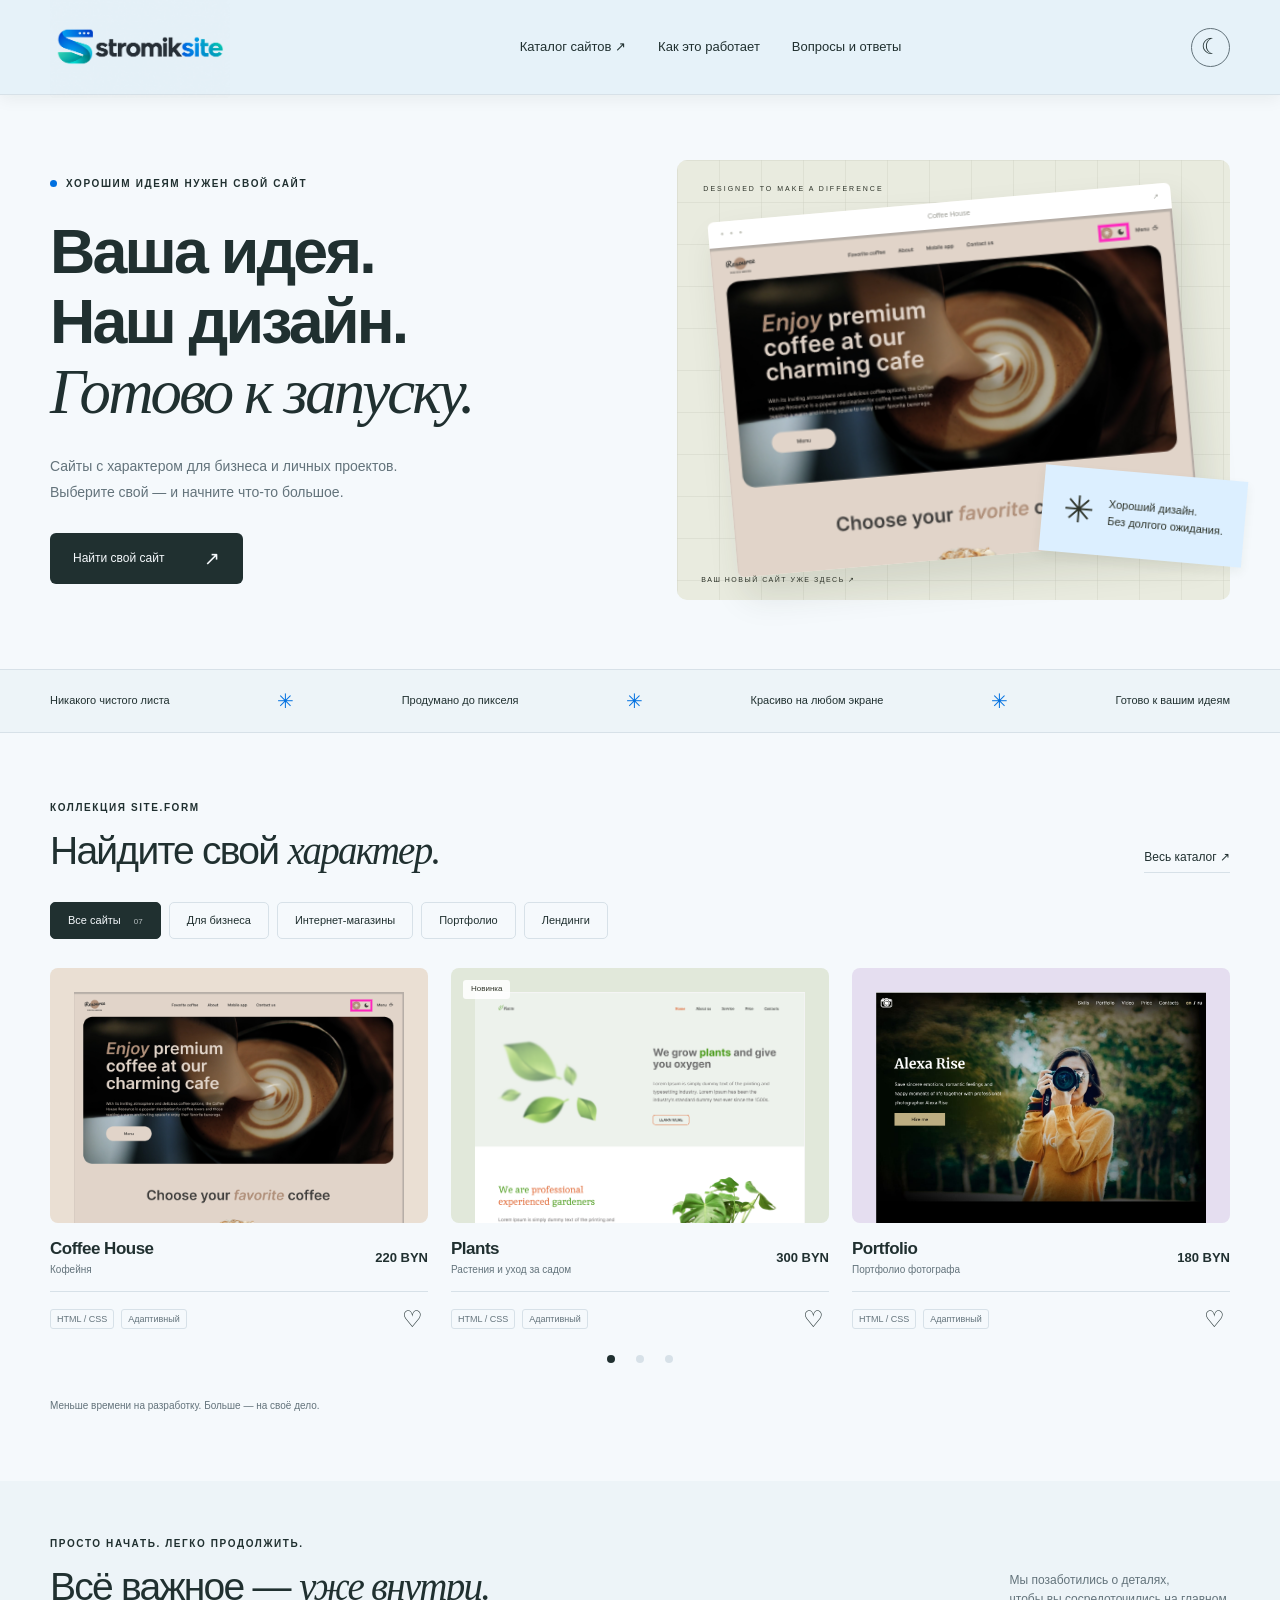
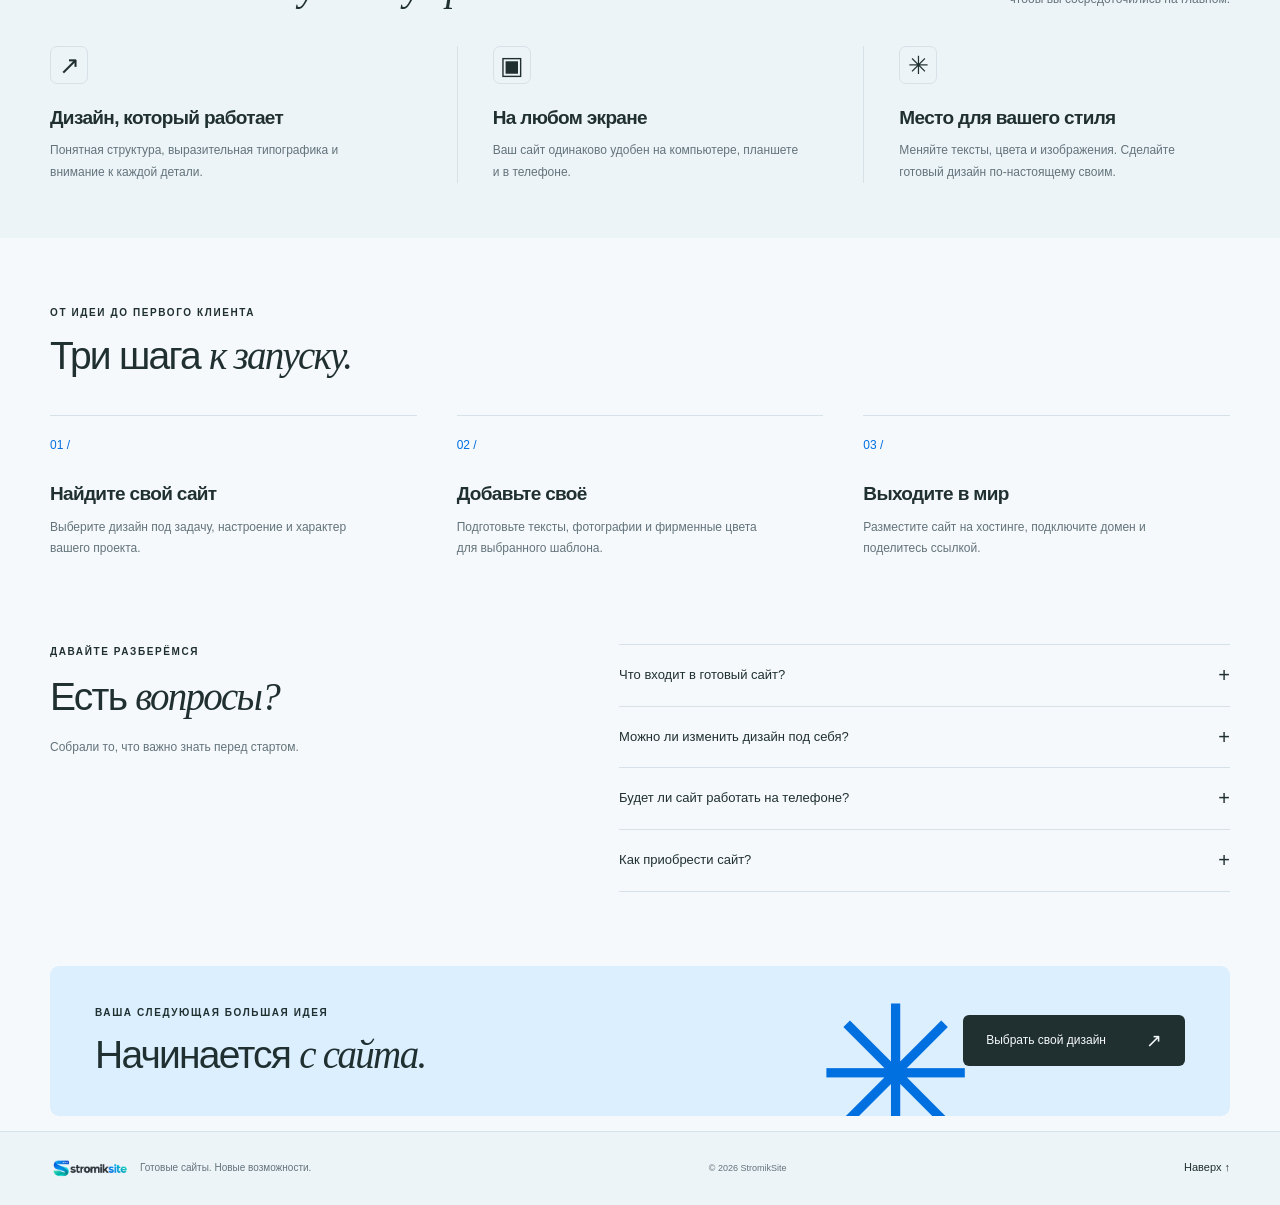
<file: index.html>
<!doctype html>
<html lang="ru">
<head>
    <meta charset="UTF-8">
    <meta name="viewport" content="width=device-width, initial-scale=1.0">
    <meta name="description" content="Готовые сайты с характером для бизнеса и личных проектов.">
    <title>StromikSite — сайты для ваших идей</title>
    <link rel="icon" type="image/png" href="assets/favicon/favicon.png">
    <script>try {
        document.documentElement.dataset.theme = localStorage.getItem('siteform-theme') || 'light'
    } catch (e) {
    }</script>
    <link rel="stylesheet" href="style.css">
    <script src="script.js" defer></script>
</head>
<body>
<header class="header">
    <div class="container header-inner">
        <a class="logo" href="index.html" aria-label="site.form — главная"><img class="logo-image" src="assets/logo/logo2.png" alt="site.form" width="2048" height="683"></a>
        <nav class="nav" id="primary-nav" aria-label="Основная навигация"><a href="catalog.html">Каталог сайтов ↗</a><a
                href="index.html#how">Как это работает</a><a href="index.html#faq">Вопросы и ответы</a></nav>
        <div class="header-actions">
            <button class="menu-toggle" type="button" aria-label="Открыть меню" aria-expanded="false" aria-controls="primary-nav">☰</button>
            <button class="theme-toggle" aria-label="Включить тёмную тему">☾</button>
        </div>
    </div>
</header>
<main>
    <section class="hero container">
        <div class="hero-copy"><p class="eyebrow"><span class="status-dot"></span> ХОРОШИМ ИДЕЯМ НУЖЕН СВОЙ САЙТ</p>
            <h1>Ваша идея.<br>Наш дизайн.<br><span class="serif">Готово к запуску.</span></h1>
            <p class="hero-description">Сайты с характером для бизнеса и личных проектов.<br>Выберите свой — и начните
                что-то большое.</p><a class="button button-dark" href="catalog.html">Найти свой сайт <span>↗</span></a>
        </div>
        <div class="hero-art">
            <div class="art-grid"></div>
            <span class="art-label">DESIGNED TO MAKE A DIFFERENCE</span>
            <div class="hero-browser">
                <div class="browser-bar"><span>● ● ●</span><span>Coffee House</span><span>↗</span></div>
                <img class="hero-site-preview" src="assets/CoffeHouse1.png" alt="Пример сайта Coffee House" fetchpriority="high">
            </div>
            <div class="floating-label"><span>✳</span> Хороший дизайн.<br>Без долгого ожидания.</div>
            <span class="art-caption">ВАШ НОВЫЙ САЙТ УЖЕ ЗДЕСЬ ↗</span></div>
    </section>
    <div class="benefit-strip">
        <div class="container">
            <span>Никакого чистого листа</span><i>✳</i><span>Продумано до пикселя</span><i>✳</i><span>Красиво на любом экране</span><i>✳</i><span>Готово к вашим идеям</span>
        </div>
    </div>
    <section class="section container" id="featured">
        <div class="section-heading">
            <div><p class="eyebrow">КОЛЛЕКЦИЯ SITE.FORM</p>
                <h2>Найдите свой <em>характер.</em></h2></div>
            <a class="text-link" href="catalog.html">Весь каталог ↗</a></div>
        <div class="category-tabs" aria-label="Категории подборки">
            <button class="active" data-category="all" aria-pressed="true">Все сайты <span>07</span></button>
            <button data-category="business" aria-pressed="false">Для бизнеса</button>
            <button data-category="shop" aria-pressed="false">Интернет-магазины</button>
            <button data-category="portfolio" aria-pressed="false">Портфолио</button>
            <button data-category="landing" aria-pressed="false">Лендинги</button>
        </div>
        <div class="product-grid" id="products"></div>
        <div class="product-dots" id="product-dots" aria-label="Страницы каталога"></div>
        <noscript>Для интерактивной подборки включите JavaScript.</noscript>
        <div class="collection-note"><span>Меньше времени на разработку. Больше — на своё дело.</span></div>
    </section>
    <section class="why-section">
        <div class="container">
            <div class="section-heading">
                <div><p class="eyebrow">ПРОСТО НАЧАТЬ. ЛЕГКО ПРОДОЛЖИТЬ.</p>
                    <h2>Всё важное — <em>уже внутри.</em></h2></div>
                <p class="section-description">Мы позаботились о деталях,<br>чтобы вы сосредоточились на главном.</p>
            </div>
            <div class="features">
                <article><span class="feature-icon">↗</span>
                    <h3>Дизайн, который работает</h3>
                    <p>Понятная структура, выразительная типографика и внимание к каждой детали.</p></article>
                <article><span class="feature-icon">▣</span>
                    <h3>На любом экране</h3>
                    <p>Ваш сайт одинаково удобен на компьютере, планшете и в телефоне.</p></article>
                <article><span class="feature-icon">✳</span>
                    <h3>Место для вашего стиля</h3>
                    <p>Меняйте тексты, цвета и изображения. Сделайте готовый дизайн по-настоящему своим.</p></article>
            </div>
        </div>
    </section>
    <section class="section container" id="how">
        <div class="section-heading">
            <div><p class="eyebrow">ОТ ИДЕИ ДО ПЕРВОГО КЛИЕНТА</p>
                <h2>Три шага <em>к запуску.</em></h2></div>
        </div>
        <div class="steps">
            <article><span>01 /</span>
                <h3>Найдите свой сайт</h3>
                <p>Выберите дизайн под задачу, настроение и характер вашего проекта.</p></article>
            <article><span>02 /</span>
                <h3>Добавьте своё</h3>
                <p>Подготовьте тексты, фотографии и фирменные цвета для выбранного шаблона.</p></article>
            <article><span>03 /</span>
                <h3>Выходите в мир</h3>
                <p>Разместите сайт на хостинге, подключите домен и поделитесь ссылкой.</p></article>
        </div>
    </section>
    <section class="faq-section container" id="faq">
        <div><p class="eyebrow">ДАВАЙТЕ РАЗБЕРЁМСЯ</p>
            <h2>Есть <em>вопросы?</em></h2>
            <p class="muted">Собрали то, что важно знать перед стартом.</p></div>
        <div class="faq-list">
            <details>
                <summary>Что входит в готовый сайт?<span>+</span></summary>
                <p>HTML, CSS и JavaScript выбранного шаблона: адаптивная вёрстка и готовые интерфейсные элементы. Домен,
                    хостинг и серверная часть приобретаются и настраиваются отдельно.</p></details>
            <details>
                <summary>Можно ли изменить дизайн под себя?<span>+</span></summary>
                <p>Да. Вы можете заменить тексты и изображения, настроить цвета и шрифты в исходном коде. Для
                    редактирования понадобятся базовые знания HTML и CSS.</p></details>
            <details>
                <summary>Будет ли сайт работать на телефоне?<span>+</span></summary>
                <p>Да, шаблоны адаптированы для мобильных устройств, планшетов и компьютеров, начиная с ширины экрана
                    380 пикселей.</p></details>
            <details>
                <summary>Как приобрести сайт?<span>+</span></summary>
                <p>Это учебный магазин: в каталоге можно посмотреть характеристики и добавить сайты в избранное.
                    Настоящие заказы и платежи здесь не принимаются.</p></details>
        </div>
    </section>
    <section class="container">
        <div class="cta-banner">
            <div><p class="eyebrow">ВАША СЛЕДУЮЩАЯ БОЛЬШАЯ ИДЕЯ</p>
                <h2>Начинается <em>с сайта.</em></h2></div>
            <a class="button button-dark" href="catalog.html">Выбрать свой дизайн <span>↗</span></a><span
                class="cta-star" aria-hidden="true">✳</span></div>
    </section>
</main>
<footer class="footer">
    <div class="container footer-inner">
        <div class="footer-brand"><a class="footer-logo" href="index.html"><img class="footer-logo-image" src="assets/logo/logo2-transparent.png" alt="site.form" width="56" height="32"></a>
            <p>Готовые сайты. Новые возможности.</p></div>
        <div class="footer-meta"><span>© 2026 StromikSite</span></div>
        <a class="back-top" href="#">Наверх ↑</a>
    </div>
</footer>
<dialog id="product-dialog" aria-labelledby="dialog-title"></dialog>
<div class="toast" role="status"></div>
</body>
</html>
</file>
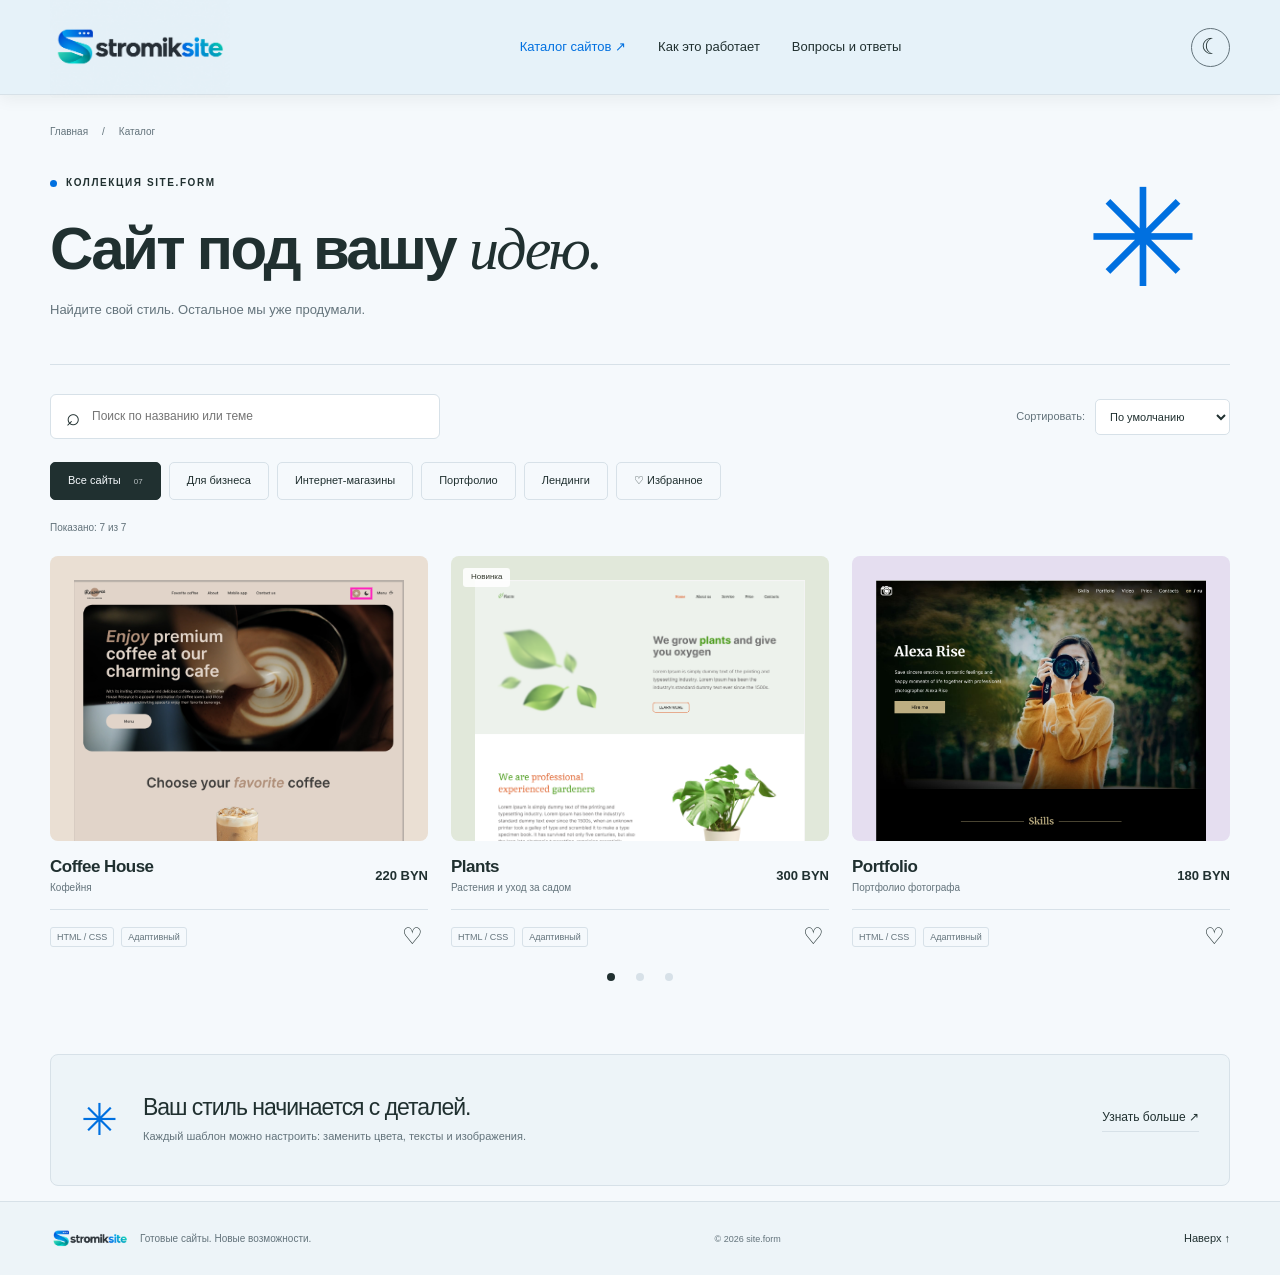
<file: catalog.html>
<!doctype html>
<html lang="ru">
<head>
    <meta charset="UTF-8">
    <meta name="viewport" content="width=device-width, initial-scale=1.0">
    <meta name="description" content="Каталог готовых сайтов: бизнес, интернет-магазины, портфолио и лендинги.">
    <title>Каталог сайтов — site.form</title>
    <link rel="icon" type="image/png" href="assets/favicon/favicon.png">
    <script>try {
        document.documentElement.dataset.theme = localStorage.getItem('siteform-theme') || 'light'
    } catch (e) {
    }</script>
    <link rel="stylesheet" href="style.css">
    <script src="script.js" defer></script>
</head>
<body>
<header class="header">
    <div class="container header-inner"><a class="logo" href="index.html" aria-label="site.form — главная"><img class="logo-image" src="assets/logo/logo2.png" alt="site.form" width="2048" height="683"></a>
        <nav class="nav" id="primary-nav" aria-label="Основная навигация"><a href="catalog.html" aria-current="page">Каталог сайтов ↗</a><a
                href="index.html#how">Как это работает</a><a href="index.html#faq">Вопросы и ответы</a></nav>
        <div class="header-actions">
            <button class="menu-toggle" type="button" aria-label="Открыть меню" aria-expanded="false" aria-controls="primary-nav">☰</button>
            <button class="theme-toggle" aria-label="Включить тёмную тему">☾</button>
        </div>
    </div>
</header>
<main class="container catalog-main">
    <div class="breadcrumbs"><a href="index.html">Главная</a><span>/</span><span>Каталог</span></div>
    <section aria-labelledby="catalog-title">
        <div class="catalog-intro"><p class="eyebrow"><span class="status-dot"></span> КОЛЛЕКЦИЯ SITE.FORM</p>
            <h1 id="catalog-title">Сайт под вашу <em>идею.</em></h1>
            <p>Найдите свой стиль. Остальное мы уже продумали.</p><span class="catalog-star" aria-hidden="true">✳</span>
        </div>
        <div class="catalog-tools"><label class="search-field"><span aria-hidden="true">⌕</span><input id="search"
                                                                                                       type="search"
                                                                                                       placeholder="Поиск по названию или теме"
                                                                                                       aria-label="Поиск сайтов"></label><label
                class="sort-field">Сортировать: <select id="sort">
            <option value="default">По умолчанию</option>
            <option value="price-asc">Сначала дешевле</option>
            <option value="price-desc">Сначала дороже</option>
            <option value="name">По названию</option>
        </select></label></div>
        <div class="category-tabs" aria-label="Категории каталога">
            <button class="active" data-category="all" aria-pressed="true">Все сайты <span>07</span></button>
            <button data-category="business" aria-pressed="false">Для бизнеса</button>
            <button data-category="shop" aria-pressed="false">Интернет-магазины</button>
            <button data-category="portfolio" aria-pressed="false">Портфолио</button>
            <button data-category="landing" aria-pressed="false">Лендинги</button>
            <button data-category="favorites" aria-pressed="false">♡ Избранное</button>
        </div>
        <p id="result-count" class="result-count" role="status"></p>
        <div class="product-grid" id="products"></div>
        <div class="product-dots" id="product-dots" aria-label="Страницы каталога"></div>
        <noscript>Для просмотра интерактивного каталога включите JavaScript.</noscript>
        <div class="empty-state" hidden><span>↗</span>
            <h2>Пока ничего нет</h2>
            <p>Попробуйте другую категорию или измените поисковый запрос.</p>
            <button class="button button-dark" id="reset-filters">Сбросить фильтры</button>
        </div>
    </section>
    <aside class="catalog-note"><span>✳</span>
        <div><h2>Ваш стиль начинается с деталей.</h2>
            <p>Каждый шаблон можно настроить: заменить цвета, тексты и изображения.</p></div>
        <a href="index.html#faq" class="text-link">Узнать больше ↗</a></aside>
</main>
<footer class="footer">
    <div class="container footer-inner">
        <div class="footer-brand"><a class="footer-logo" href="index.html"><img class="footer-logo-image" src="assets/logo/logo2-transparent.png" alt="site.form" width="56" height="32"></a>
            <p>Готовые сайты. Новые возможности.</p></div>
        <div class="footer-meta"><span>© 2026 site.form</span></div>
        <a class="back-top" href="#">Наверх ↑</a>
    </div>
</footer>
<dialog id="product-dialog" aria-labelledby="dialog-title"></dialog>
<div class="toast" role="status"></div>
</body>
</html>
</file>
<file: style.css>
@charset "UTF-8";

:root {
  --bg:#f5f9fc;
  --surface:#fff;
  --ink:#203030;
  --muted:#63737b;
  --line:#d7e1e8;
  --soft:#edf4f8;
  --accent:#dcefff;
  --header-bg:#e6f2f9;
  --brand:#0070e0;
  --brand-strong:#005dbb;
  color-scheme: light;
}

:root[data-theme=dark] {
  --bg:#141d22;
  --surface:#1e2a31;
  --ink:#edf5f7;
  --muted:#a5b5bc;
  --line:#394850;
  --soft:#202d34;
  --accent:#194267;
  --header-bg:#152b39;
  --brand:#42a5ff;
  --brand-strong:#70baff;
  color-scheme: dark;
}

* {
  box-sizing: border-box;
}

html {
  scroll-behavior: smooth;
  scroll-padding-top: 30px;
}

body {
  margin: 0;
  background: var(--bg);
  color: var(--ink);
  font-family: "Golos Text", Arial, sans-serif;
  font-size: 14px;
  line-height: 1.6;
}

button, input, select {
  font: inherit;
}

a {
  color: inherit;
  text-decoration: none;
}

button {
  cursor: pointer;
  color: inherit;
}

button:focus-visible, a:focus-visible, summary:focus-visible, input:focus-visible, select:focus-visible {
  outline: 3px solid var(--brand);
  outline-offset: 4px;
}

h1, h2, h3, p {
  margin-top: 0;
}

h1, h2, h3 {
  line-height: 1.12;
  letter-spacing: -0.045em;
}

h1 {
  font-size: clamp(48px, 4.9vw, 72px);
  font-weight: 550;
  margin-bottom: 25px;
}

h2 {
  font-size: 39px;
  font-weight: 500;
  margin-bottom: 0;
}

h3 {
  font-size: 19px;
  font-weight: 550;
  letter-spacing: -0.035em;
}

em, .serif {
  font-family: Georgia, "Times New Roman", serif;
  font-weight: 400;
  font-style: italic;
}

a, button {
  transition: background 0.2s, color 0.2s, transform 0.2s;
}

a:hover {
  color: var(--brand);
}

.container {
  width: min(1280px, 100% - 100px);
  margin-inline: auto;
}

/* Navigation */
.header {
  background: var(--header-bg);
  border-bottom: 1px solid var(--line);
  box-shadow: 0 4px 16px rgba(25, 35, 20, 0.06);
}

.header-inner {
  height: 94px;
  display: flex;
  align-items: center;
  justify-content: space-between;
  gap: 30px;
}

.logo {
  font-size: 29px;
  font-weight: 750;
  letter-spacing: -1.6px;
  display: inline-flex;
  align-items: center;
  line-height: 1;
  flex-shrink: 0;
}

.logo-image {
  display: block;
  width: 180px;
  height: auto;
  object-fit: contain;
  border-radius: 4px;
}

.header .logo-image {
  mix-blend-mode: multiply;
}

:root[data-theme=dark] .header .logo-image {
  filter: brightness(1.7) saturate(1.1);
  mix-blend-mode: screen;
}

.logo-dot {
  color: var(--brand);
}

.logo-star {
  color: var(--brand);
  font-size: 33px;
  margin-left: 10px;
}

.nav {
  display: flex;
  gap: 32px;
  font-size: 13px;
}

.nav a[aria-current] {
  color: var(--brand);
}

.header-actions {
  display: flex;
  gap: 19px;
  align-items: center;
}

.theme-toggle, .menu-toggle {
  border: 1px solid var(--line);
  width: 39px;
  height: 39px;
  border-radius: 50%;
  background: transparent;
  font-size: 22px;
  display: grid;
  place-content: center;
}

.theme-toggle {
  border-color: var(--muted);
}

.theme-toggle:hover {
  border-color: var(--ink);
}

.header-cta {
  font-size: 12px;
  border-bottom: 1px solid var(--ink);
  padding-block: 5px;
}

.menu-toggle {
  display: none;
}

/* Intro and CSS architectural illustration */
.hero {
  display: grid;
  grid-template-columns: 1.07fr 1fr;
  gap: 36px;
  align-items: center;
  padding-block: 65px 69px;
}

.eyebrow {
  font-size: 10px;
  letter-spacing: 1.6px;
  font-weight: 550;
  margin-bottom: 24px;
  display: flex;
  align-items: center;
  gap: 9px;
}

.status-dot {
  height: 7px;
  width: 7px;
  background: var(--brand);
  border-radius: 50%;
  display: inline-block;
}

.hero h1 .serif {
  white-space: nowrap;
}

.hero-description {
  color: var(--muted);
  font-size: 14px;
  line-height: 1.9;
  margin-bottom: 27px;
}

.button {
  border: 0;
  border-radius: 6px;
  padding: 16px 23px;
  display: inline-flex;
  gap: 40px;
  align-items: center;
  justify-content: center;
  font-size: 12px;
  font-weight: 500;
}

.button-dark {
  background: var(--ink);
  color: var(--bg);
}

.button-dark:hover {
  background: var(--brand-strong);
  color: white;
  transform: translateY(-2px);
}

.button span {
  font-size: 19px;
  line-height: 1;
}

.hero-note {
  display: flex;
  align-items: center;
  gap: 12px;
  color: var(--muted);
  font-size: 10px;
  margin-top: 30px;
}

.tiny-stack {
  display: flex;
  padding-left: 5px;
}

.tiny-stack i {
  font-style: normal;
  margin-left: -5px;
  border: 2px solid var(--bg);
  width: 27px;
  height: 27px;
  border-radius: 50%;
  background: #d9dfca;
  color: #48523c;
  display: grid;
  place-content: center;
  font-size: 9px;
}

.tiny-stack i:nth-child(2) {
  background: #ddd0bf;
}

.tiny-stack i:nth-child(3) {
  background: #b8c4b1;
}

.hero-art {
  height: 440px;
  background: #e9ebdf;
  border-radius: 10px;
  position: relative;
  display: flex;
  align-items: center;
  justify-content: center;
  color: #2c3228;
  isolation: isolate;
}

.art-grid {
  position: absolute;
  inset: 0;
  background-image: linear-gradient(rgba(201, 204, 190, 0.3333333333) 1px, transparent 1px), linear-gradient(90deg, rgba(201, 204, 190, 0.3333333333) 1px, transparent 1px);
  background-size: 42px 42px;
  z-index: -1;
  border-radius: 10px;
}

.art-label {
  position: absolute;
  left: 26px;
  top: 23px;
  letter-spacing: 2px;
  font-size: 7px;
}

.hero-browser {
  width: 84%;
  background: #f4f1e9;
  transform: rotate(-5deg);
  border-radius: 6px;
  box-shadow: 8px 20px 35px rgba(51, 57, 35, 0.1254901961);
  overflow: hidden;
}

.browser-bar {
  height: 26px;
  background: #fff;
  display: flex;
  justify-content: space-between;
  align-items: center;
  padding: 0 12px;
  font-size: 7px;
  color: #989991;
}

.browser-bar > span:first-child {
  font-size: 6px;
  letter-spacing: 2px;
  color: #c6c7bf;
}

.floating-label {
  position: absolute;
  bottom: 42px;
  right: -15px;
  background: var(--accent);
  padding: 15px 21px;
  display: flex;
  gap: 14px;
  align-items: center;
  font-size: 11px;
  line-height: 1.5;
  transform: rotate(5deg);
  box-shadow: 0 5px 10px rgba(52, 59, 36, 0.062745098);
}

.floating-label > span {
  font-size: 37px;
}

.art-caption {
  font-size: 7px;
  letter-spacing: 1.5px;
  position: absolute;
  bottom: 15px;
  left: 24px;
}

.benefit-strip {
  background: var(--soft);
  border-block: 1px solid var(--line);
}

.benefit-strip .container {
  min-height: 62px;
  display: flex;
  justify-content: space-between;
  align-items: center;
  gap: 20px;
  font-size: 11px;
}

.benefit-strip i {
  font-size: 20px;
  font-style: normal;
  color: var(--brand);
}

/* Collection and template previews */
.section {
  padding-block: 67px;
}

.section-heading {
  display: flex;
  justify-content: space-between;
  align-items: flex-end;
  gap: 25px;
  margin-bottom: 29px;
}

.section-heading .eyebrow {
  margin-bottom: 13px;
}

.text-link {
  font-size: 12px;
  border-bottom: 1px solid var(--line);
  padding-bottom: 4px;
  white-space: nowrap;
}

.category-tabs {
  display: flex;
  gap: 8px;
  flex-wrap: wrap;
  margin-bottom: 29px;
}

.category-tabs button {
  background: transparent;
  border: 1px solid var(--line);
  border-radius: 5px;
  padding: 9px 17px;
  font-size: 11px;
  white-space: nowrap;
}

.category-tabs button:hover {
  border-color: var(--brand);
  background: var(--soft);
}

.category-tabs button.active {
  background: var(--ink);
  color: var(--bg);
  border-color: var(--ink);
}

.category-tabs button span {
  font-size: 8px;
  opacity: 0.7;
  margin-left: 10px;
}

.product-grid {
  display: grid;
  grid-auto-flow: column;
  grid-auto-columns: calc((100% - 46px) / 3);
  gap: 30px 23px;
  overflow-x: auto;
  overflow-y: hidden;
  scroll-snap-type: x mandatory;
  scrollbar-width: none;
}

.product-grid::-webkit-scrollbar {
  display: none;
}

.product-card {
  min-width: 0;
  scroll-snap-align: start;
}

.product-dots {
  display: flex;
  justify-content: center;
  gap: 5px;
  margin-top: 12px;
}

.product-dots[hidden] {
  display: none;
}

.product-dots button {
  display: grid;
  place-items: center;
  width: 24px;
  height: 24px;
  padding: 0;
  border: 0;
  background: transparent;
}

.product-dots button::before {
  content: "";
  width: 8px;
  height: 8px;
  border-radius: 50%;
  background: var(--line);
}

.product-dots button[aria-current=page]::before {
  background: var(--ink);
}

.preview-button {
  position: relative;
  width: 100%;
  padding: 24px 24px 0;
  height: 255px;
  border: none;
  border-radius: 8px;
  overflow: hidden;
  display: block;
  text-align: left;
  background: #e8e9e0;
}

.preview-button:hover .site-preview {
  transform: translateY(-6px);
}

.site-preview {
  display: block;
  width: 100%;
  height: 100%;
  object-fit: cover;
  object-position: top;
  transition: transform 0.25s;
}

.hero-site-preview {
  display: block;
  width: 100%;
  height: 330px;
  object-fit: cover;
  object-position: top;
}

.preview-button:after {
  content: "Посмотреть сайт ↗";
  position: absolute;
  inset: auto 18px 14px auto;
  background: rgba(255, 255, 255, 0.9294117647);
  border-radius: 5px;
  padding: 8px 12px;
  font-size: 10px;
  color: #252923;
  opacity: 0;
  transform: translateY(4px);
  transition: 0.2s;
}

.preview-button:hover:after, .preview-button:focus-visible:after {
  opacity: 1;
  transform: none;
}

.badge {
  position: absolute;
  z-index: 2;
  top: 12px;
  left: 12px;
  padding: 3px 8px;
  background: rgba(255, 255, 255, 0.8745098039);
  border-radius: 3px;
  font-size: 8px;
  color: #34392d;
}

.preview-botanica {
  background: #e1e8da;
}

.preview-mono {
  background: #e5def0;
}

.preview-brew {
  background: #eadfd3;
}

.product-meta {
  display: flex;
  justify-content: space-between;
  gap: 12px;
  align-items: center;
  margin-top: 16px;
}

.product-name {
  font-size: 17px;
  font-weight: 550;
  letter-spacing: -0.5px;
  margin-bottom: 4px;
}

.product-category {
  color: var(--muted);
  font-size: 10px;
  margin: 0;
}

.price {
  white-space: nowrap;
  font-size: 13px;
  font-weight: 550;
}

.product-bottom {
  display: flex;
  align-items: center;
  justify-content: space-between;
  margin-top: 13px;
  padding-top: 11px;
  border-top: 1px solid var(--line);
}

.product-tags {
  font-size: 9px;
  color: var(--muted);
  display: flex;
  gap: 7px;
}

.product-tags span {
  border: 1px solid var(--line);
  border-radius: 3px;
  padding: 2px 6px;
}

.favorite {
  border: 0;
  background: none;
  font-size: 23px;
  line-height: 1;
  width: 32px;
  height: 32px;
}

.favorite[aria-pressed=true] {
  color: var(--brand);
}

.collection-note {
  display: flex;
  justify-content: space-between;
  margin-top: 27px;
  font-size: 10px;
  color: var(--muted);
}

.collection-note a {
  color: var(--ink);
}

/* Content sections */
.why-section {
  background: var(--soft);
  padding-block: 55px;
}

.section-description {
  font-size: 12px;
  color: var(--muted);
  margin: 0;
}

.features, .steps {
  display: grid;
  grid-template-columns: repeat(3, 1fr);
  gap: 40px;
}

.features {
  margin-top: 37px;
}

.features article + article {
  border-left: 1px solid var(--line);
  padding-left: 35px;
}

.feature-icon {
  display: grid;
  place-content: center;
  width: 38px;
  height: 38px;
  border: 1px solid var(--line);
  border-radius: 7px;
  font-size: 25px;
  margin-bottom: 23px;
}

.features h3, .steps h3 {
  margin-bottom: 12px;
}

.features p, .steps p {
  color: var(--muted);
  font-size: 12px;
  line-height: 1.8;
  max-width: 310px;
  margin-bottom: 0;
}

.steps {
  margin-top: 37px;
}

.steps article {
  border-top: 1px solid var(--line);
  padding-top: 20px;
}

.steps article > span {
  color: var(--brand);
  font-size: 12px;
  display: block;
  margin-bottom: 28px;
}

.faq-section {
  display: grid;
  grid-template-columns: 1fr 1.2fr;
  gap: 60px;
  padding-block: 17px 74px;
}

.faq-section .eyebrow {
  margin-bottom: 15px;
}

.muted {
  color: var(--muted);
  font-size: 12px;
  margin-top: 20px;
}

.faq-list details {
  border-bottom: 1px solid var(--line);
}

.faq-list details:first-child {
  border-top: 1px solid var(--line);
}

summary {
  list-style: none;
  padding: 20px 0;
  cursor: pointer;
  display: flex;
  justify-content: space-between;
  gap: 20px;
  font-size: 13px;
}

summary::-webkit-details-marker {
  display: none;
}

summary > span {
  font-size: 20px;
  line-height: 1;
}

details[open] summary > span {
  transform: rotate(45deg);
}

details p {
  color: var(--muted);
  font-size: 12px;
  max-width: 95%;
  line-height: 1.9;
}

.cta-banner {
  background: var(--accent);
  color: var(--ink);
  border-radius: 9px;
  padding: 39px 45px;
  display: flex;
  align-items: center;
  justify-content: space-between;
  gap: 30px;
  position: relative;
  overflow: hidden;
}

.cta-banner .eyebrow {
  margin-bottom: 12px;
}

.cta-banner .button {
  background: var(--ink);
  color: var(--bg);
  z-index: 1;
}

.cta-star {
  position: absolute;
  right: 255px;
  bottom: -55px;
  color: var(--brand);
  font-size: 190px;
  line-height: 1;
  pointer-events: none;
}

.cta-banner > div {
  z-index: 1;
}

.footer {
  width: 100%;
  margin-top: 15px;
  padding-block: 14px;
  background: var(--soft);
  border-top: 1px solid var(--line);
}

.footer-inner {
  display: flex;
  justify-content: space-between;
  gap: 20px;
  align-items: center;
}

.footer-brand {
  display: flex;
  align-items: center;
  gap: 10px;
  flex-shrink: 0;
}

.footer-logo-image {
  display: block;
  width: 80px;
  height: auto;
  object-fit: contain;
}

.footer-brand p {
  font-size: 10px;
  color: var(--muted);
  margin: 0;
}

.footer-meta {
  display: flex;
  align-items: center;
  justify-content: flex-end;
  flex-wrap: wrap;
  gap: 8px 16px;
  font-size: 9px;
  color: var(--muted);
}

.back-top {
  font-size: 11px;
  flex-shrink: 0;
}

/* Catalog and dialog */
.breadcrumbs {
  display: flex;
  gap: 14px;
  font-size: 10px;
  color: var(--muted);
  margin: 29px 0 35px;
}

.catalog-intro {
  position: relative;
  padding-bottom: 30px;
  border-bottom: 1px solid var(--line);
  margin-bottom: 29px;
}

.catalog-intro h1 {
  font-size: 60px;
  margin-bottom: 17px;
}

.catalog-intro p:last-of-type {
  color: var(--muted);
  font-size: 13px;
}

.catalog-star {
  position: absolute;
  right: 30px;
  top: -17px;
  font-size: 136px;
  line-height: 1.2;
  color: var(--brand);
}

.catalog-tools {
  display: flex;
  justify-content: space-between;
  gap: 20px;
  margin-bottom: 23px;
}

.search-field {
  display: flex;
  align-items: center;
  gap: 12px;
  border: 1px solid var(--line);
  border-radius: 6px;
  padding: 8px 15px;
  width: 390px;
  background: var(--surface);
}

.search-field > span {
  font-size: 24px;
  line-height: 1;
}

.search-field input {
  background: transparent;
  border: 0;
  min-width: 0;
  width: 100%;
  font-size: 12px;
  color: var(--ink);
  padding: 4px 0;
}

.sort-field {
  display: flex;
  align-items: center;
  gap: 10px;
  font-size: 11px;
  color: var(--muted);
}

select {
  padding: 10px;
  background: var(--surface);
  border: 1px solid var(--line);
  border-radius: 5px;
  color: var(--ink);
  font-size: 11px;
}

.result-count {
  color: var(--muted);
  font-size: 10px;
  margin-top: -9px;
  margin-bottom: 20px;
}

.catalog-main .preview-button {
  height: 285px;
}

.catalog-note {
  margin-top: 65px;
  background: var(--soft);
  border: 1px solid var(--line);
  border-radius: 8px;
  padding: 30px;
  display: flex;
  align-items: center;
  gap: 25px;
}

.catalog-note > span {
  font-size: 44px;
  color: var(--brand);
}

.catalog-note h2 {
  font-size: 23px;
  margin-bottom: 7px;
}

.catalog-note p {
  font-size: 11px;
  color: var(--muted);
  margin: 0;
}

.catalog-note > a {
  margin-left: auto;
}

.empty-state {
  text-align: center;
  padding: 45px 15px;
}

.empty-state > span {
  font-size: 40px;
  color: var(--brand);
}

.empty-state h2 {
  font-size: 28px;
}

.empty-state p {
  color: var(--muted);
  margin-top: 18px;
}

.empty-state[hidden] {
  display: none;
}

dialog {
  width: min(570px, 100% - 32px);
  max-height: calc(100vh - 32px);
  overflow: hidden;
  background: var(--bg);
  color: var(--ink);
  border: 1px solid var(--line);
  padding: 22px;
  border-radius: 12px;
}

dialog::backdrop {
  background: rgba(17, 24, 15, 0.7529411765);
  backdrop-filter: blur(4px);
}

.dialog-close {
  position: absolute;
  right: 15px;
  top: 3px;
  width: 34px;
  height: 34px;
  padding: 0;
  border: 0;
  background: none;
  font-size: 28px;
  line-height: 1;
  display: grid;
  place-items: center;
}

.dialog-image {
  display: block;
  width: 100%;
  margin-top: 30px;
  max-height: 150px;
  aspect-ratio: 16 / 9;
  object-fit: cover;
  object-position: top;
  border-radius: 4px;
}

.dialog-image[data-preview-theme=dark] {
  filter: brightness(0.68) saturate(0.85);
}

.dialog-image[data-preview-theme=brand] {
  filter: sepia(0.2) saturate(1.35) hue-rotate(345deg);
}

.dialog-category {
  font-size: 11px;
  color: var(--muted);
  margin: 7px 0 0;
}

.dialog-pages {
  display: flex;
  align-items: center;
  justify-content: space-between;
  gap: 16px;
  padding-block: 8px;
  margin-block: 8px;
  border-block: 1px solid var(--line);
}

.dialog-pages label {
  font-size: 13px;
  font-weight: 550;
}

.dialog-pages input {
  width: 76px;
  padding: 6px;
  border: 1px solid var(--line);
  border-radius: 4px;
  background: var(--surface);
  color: var(--ink);
}

.dialog-select-field {
  display: flex;
  align-items: center;
  justify-content: space-between;
  gap: 12px;
  margin-top: 8px;
  font-size: 12px;
  font-weight: 550;
}

.dialog-select-field select {
  width: 62%;
  min-height: 34px;
  padding: 6px 8px;
  border: 1px solid var(--line);
  border-radius: 4px;
  background: var(--surface);
  color: var(--ink);
}

.dialog-language-summary {
  margin: 5px 0 0;
  font-size: 10px;
}

.dialog-checkbox {
  display: flex;
  align-items: center;
  gap: 9px;
  margin-top: 9px;
  font-size: 12px;
}

.dialog-checkbox input {
  width: 17px;
  height: 17px;
  margin: 0;
  accent-color: var(--brand);
}

dialog h2 {
  padding-right: 20px;
  margin: 5px 0 7px;
  font-size: 28px;
}

dialog p, dialog li {
  font-size: 12px;
  color: var(--muted);
}

dialog ul {
  margin: 8px 0;
  padding-left: 18px;
  line-height: 1.35;
}

.dialog-price {
  font-size: 23px;
  font-weight: 550;
  margin-block: 9px;
}

dialog .button {
  padding: 10px 16px;
}

.demo-note {
  border-top: 1px solid var(--line);
  padding-top: 8px;
  margin-top: 12px;
  margin-bottom: 0;
  font-size: 10px;
}

.dialog-features {
  margin: 8px 0;
  font-size: 11px;
}

.toast {
  position: fixed;
  bottom: 24px;
  left: 50%;
  transform: translate(-50%, 20px);
  background: var(--ink);
  color: var(--bg);
  padding: 12px 22px;
  border-radius: 6px;
  font-size: 12px;
  opacity: 0;
  pointer-events: none;
  transition: 0.2s;
  z-index: 10;
  max-width: calc(100% - 30px);
  text-align: center;
}

.toast.visible {
  opacity: 1;
  transform: translate(-50%, 0);
}

@media (min-width: 1440px) {
  .hero {
    gap: 70px;
    padding-block: 76px;
  }
  .hero-art {
    height: 455px;
  }
  .hero-browser {
    width: 82%;
  }
  .preview-button {
    height: 275px;
  }
}
@media (max-width: 1100px) {
  .container {
    width: calc(100% - 64px);
  }
  .nav {
    gap: 18px;
    font-size: 11px;
  }
  .header-inner {
    gap: 16px;
  }
  .header-actions {
    gap: 12px;
  }
  .hero {
    gap: 25px;
  }
  .hero h1 {
    font-size: 52px;
  }
  .hero-art {
    height: 390px;
  }
  .preview-button {
    padding: 22px 16px 0;
    height: 232px;
  }
  .product-grid {
    gap: 25px 18px;
  }
  .features {
    gap: 24px;
  }
  .features article + article {
    padding-left: 24px;
  }
  .benefit-strip .container {
    font-size: 10px;
    gap: 10px;
  }
  .catalog-star {
    font-size: 110px;
  }
  .catalog-main .preview-button {
    height: 250px;
  }
  .catalog-note h2 {
    font-size: 21px;
  }
}
@media (max-width: 800px) {
  .container {
    width: calc(100% - 40px);
  }
  .header-inner {
    height: 77px;
  }
  .nav {
    gap: 15px;
  }
  .header-cta {
    display: none;
  }
  .hero {
    padding-block: 45px;
    gap: 20px;
  }
  .hero h1 {
    font-size: 42px;
  }
  .eyebrow {
    font-size: 8px;
    letter-spacing: 1.2px;
  }
  .hero-description {
    font-size: 12px;
  }
  .hero-art {
    height: 330px;
  }
  .floating-label {
    right: -6px;
    bottom: 26px;
    font-size: 9px;
    padding: 10px 12px;
  }
  .floating-label > span {
    font-size: 29px;
  }
  .hero-note {
    font-size: 8px;
    gap: 8px;
  }
  .hero-browser {
    width: 88%;
  }
  .art-label {
    font-size: 6px;
    left: 15px;
  }
  .benefit-strip .container {
    flex-wrap: wrap;
    justify-content: center;
    padding-block: 13px;
    gap: 9px 20px;
  }
  .benefit-strip i:last-of-type {
    display: none;
  }
  .product-grid {
    grid-auto-columns: calc((100% - 18px) / 2);
    gap: 25px 18px;
  }
  .section {
    padding-block: 48px;
  }
  h2 {
    font-size: 32px;
  }
  .features, .steps {
    gap: 24px;
  }
  .features h3, .steps h3 {
    font-size: 17px;
  }
  .features p, .steps p {
    font-size: 11px;
  }
  .faq-section {
    gap: 30px;
    padding-bottom: 48px;
  }
  .faq-section h2 {
    font-size: 31px;
  }
  .cta-banner {
    padding: 30px;
  }
  .cta-banner h2 {
    font-size: 32px;
  }
  .cta-banner .button {
    gap: 18px;
  }
  .catalog-intro h1 {
    font-size: 48px;
  }
  .catalog-star {
    font-size: 95px;
    top: 0;
    right: 0;
  }
  .catalog-note {
    flex-wrap: wrap;
  }
  .catalog-note > a {
    margin-left: 69px;
  }
  .catalog-tools {
    gap: 15px;
  }
  .search-field {
    width: 48%;
  }
  .sort-field {
    gap: 7px;
  }
  .collection-note {
    gap: 20px;
  }
  .collection-note > span {
    max-width: 60%;
  }
}
@media (max-width: 600px) {
  .container {
    width: calc(100% - 36px);
  }
  .header-inner {
    height: 74px;
  }
  .logo {
    font-size: 27px;
  }
  .logo-image {
    width: 60px;
    height: 45px;
  }
  .logo-star {
    font-size: 29px;
  }
  .menu-toggle {
    display: grid;
  }
  .theme-toggle, .menu-toggle {
    width: 36px;
    height: 36px;
    font-size: 20px;
  }
  .header {
    position: relative;
    z-index: 5;
  }
  .nav {
    display: none;
    position: absolute;
    top: 73px;
    left: 0;
    right: 0;
    background: var(--bg);
    border-bottom: 1px solid var(--line);
    padding: 20px;
    flex-direction: column;
    gap: 0;
    box-shadow: 0 8px 15px rgba(0, 0, 0, 0.0352941176);
    font-size: 14px;
  }
  .nav.open {
    display: flex;
  }
  .nav a {
    padding: 12px;
  }
  .hero {
    grid-template-columns: 1fr;
    padding-block: 33px 35px;
    gap: 31px;
  }
  .hero h1 {
    font-size: clamp(43px, 10.3vw, 58px);
    margin-bottom: 20px;
  }
  .hero .eyebrow {
    font-size: 8px;
    margin-bottom: 22px;
  }
  .hero-description {
    font-size: 13px;
    margin-bottom: 22px;
  }
  .hero-note {
    font-size: 10px;
    margin-top: 23px;
  }
  .hero-art {
    height: 340px;
    width: 100%;
    max-width: 460px;
    justify-self: center;
  }
  .hero-browser {
    width: 81%;
  }
  .floating-label {
    right: -3px;
    bottom: 27px;
    font-size: 10px;
  }
  .art-label {
    top: 15px;
  }
  .benefit-strip .container {
    display: grid;
    grid-template-columns: 1fr 20px 1fr;
    gap: 8px;
    text-align: center;
    font-size: 9px;
  }
  .benefit-strip i:nth-of-type(2) {
    display: none;
  }
  .benefit-strip i:last-of-type {
    display: block;
  }
  .benefit-strip span:last-child {
    grid-column: 3;
  }
  .section {
    padding-block: 39px;
  }
  .section-heading {
    gap: 15px;
    align-items: center;
    margin-bottom: 23px;
  }
  .section-heading h2 {
    font-size: 29px;
  }
  .section-heading .eyebrow {
    font-size: 7px;
    letter-spacing: 1.1px;
    margin-bottom: 12px;
  }
  .text-link {
    font-size: 10px;
  }
  .category-tabs {
    gap: 7px;
    margin-bottom: 23px;
  }
  .category-tabs button {
    font-size: 10px;
    padding: 8px 11px;
  }
  .product-grid {
    grid-auto-columns: 100%;
    gap: 27px;
  }
  .preview-button, .catalog-main .preview-button {
    height: 290px;
    padding: 25px 29px 0;
  }
  .product-meta {
    margin-top: 13px;
  }
  .product-name {
    font-size: 19px;
  }
  .product-category {
    font-size: 11px;
  }
  .product-bottom {
    margin-top: 10px;
  }
  .collection-note {
    font-size: 9px;
    margin-top: 23px;
    align-items: center;
    gap: 15px;
  }
  .collection-note > span {
    max-width: 52%;
  }
  .why-section {
    padding-block: 35px;
  }
  .why-section .section-heading {
    display: block;
  }
  .section-description {
    margin-top: 17px;
    font-size: 12px;
  }
  .features, .steps {
    grid-template-columns: 1fr;
    gap: 24px;
    margin-top: 27px;
  }
  .features article {
    display: grid;
    grid-template-columns: 42px 1fr;
    gap: 0 17px;
  }
  .features article + article {
    border-left: 0;
    padding-left: 0;
    border-top: 1px solid var(--line);
    padding-top: 24px;
  }
  .feature-icon {
    grid-row: span 2;
    margin: 0;
  }
  .features h3 {
    font-size: 18px;
    margin: 0 0 9px;
  }
  .features p, .steps p {
    font-size: 12px;
    max-width: none;
  }
  .steps article {
    display: grid;
    grid-template-columns: 37px 1fr;
    gap: 0 12px;
  }
  .steps article > span {
    grid-row: span 2;
    margin: 0;
  }
  .steps h3 {
    font-size: 18px;
  }
  .faq-section {
    grid-template-columns: 1fr;
    gap: 15px;
    padding-top: 5px;
    padding-bottom: 38px;
  }
  .faq-section .muted {
    margin-top: 14px;
  }
  summary {
    font-size: 12px;
    padding-block: 18px;
  }
  .cta-banner {
    padding: 28px 24px;
    display: block;
  }
  .cta-banner h2 {
    font-size: 31px;
  }
  .cta-banner .eyebrow {
    font-size: 7px;
  }
  .cta-banner .button {
    margin-top: 23px;
    position: relative;
    font-size: 11px;
  }
  .cta-star {
    right: -15px;
    bottom: -35px;
    font-size: 170px;
  }
  .footer {
    padding-block: 14px;
  }
  .footer-inner {
    display: grid;
    grid-template-columns: 1fr auto;
    gap: 12px;
  }
  .footer-brand {
    gap: 7px;
  }
  .footer-logo-image {
    width: 44px;
    height: 26px;
  }
  .footer-brand p {
    max-width: 120px;
    font-size: 9px;
  }
  .footer-meta {
    grid-column: 1/-1;
    justify-content: space-between;
    gap: 6px 10px;
    padding-top: 9px;
    border-top: 1px solid var(--line);
    font-size: 8px;
  }
  .breadcrumbs {
    margin: 23px 0 27px;
  }
  .catalog-intro {
    padding-bottom: 23px;
  }
  .catalog-intro h1 {
    font-size: 43px;
    max-width: 280px;
  }
  .catalog-intro .eyebrow {
    font-size: 8px;
  }
  .catalog-intro p:last-of-type {
    font-size: 12px;
    max-width: 260px;
    margin-bottom: 0;
  }
  .catalog-star {
    font-size: 63px;
    right: 0;
    top: 35px;
    opacity: 0.7;
  }
  .catalog-tools {
    flex-direction: column;
  }
  .search-field {
    width: 100%;
  }
  .sort-field {
    justify-content: space-between;
  }
  .sort-field select {
    flex: 1;
    max-width: 220px;
  }
  .catalog-main .category-tabs {
    margin-top: 20px;
  }
  .catalog-note {
    margin-top: 37px;
    padding: 22px;
    gap: 14px;
  }
  .catalog-note > span {
    font-size: 34px;
  }
  .catalog-note > div {
    flex: 1;
  }
  .catalog-note h2 {
    font-size: 19px;
  }
  .catalog-note p {
    font-size: 11px;
  }
  .catalog-note > a {
    margin-left: 48px;
  }
  .dialog-price {
    font-size: 24px;
  }
  dialog {
    max-height: calc(100vh - 16px);
    padding: 14px;
  }
  .dialog-image {
    max-height: 90px;
  }
  .dialog-features {
    display: none;
  }
  dialog h2 {
    font-size: 24px;
  }
  .preview-button:after {
    opacity: 1;
    font-size: 9px;
  }
}
@media (prefers-reduced-motion: reduce) {
  html {
    scroll-behavior: auto;
  }
  *, *:before, *:after {
    transition: none !important;
    animation: none !important;
  }
}
</file>
